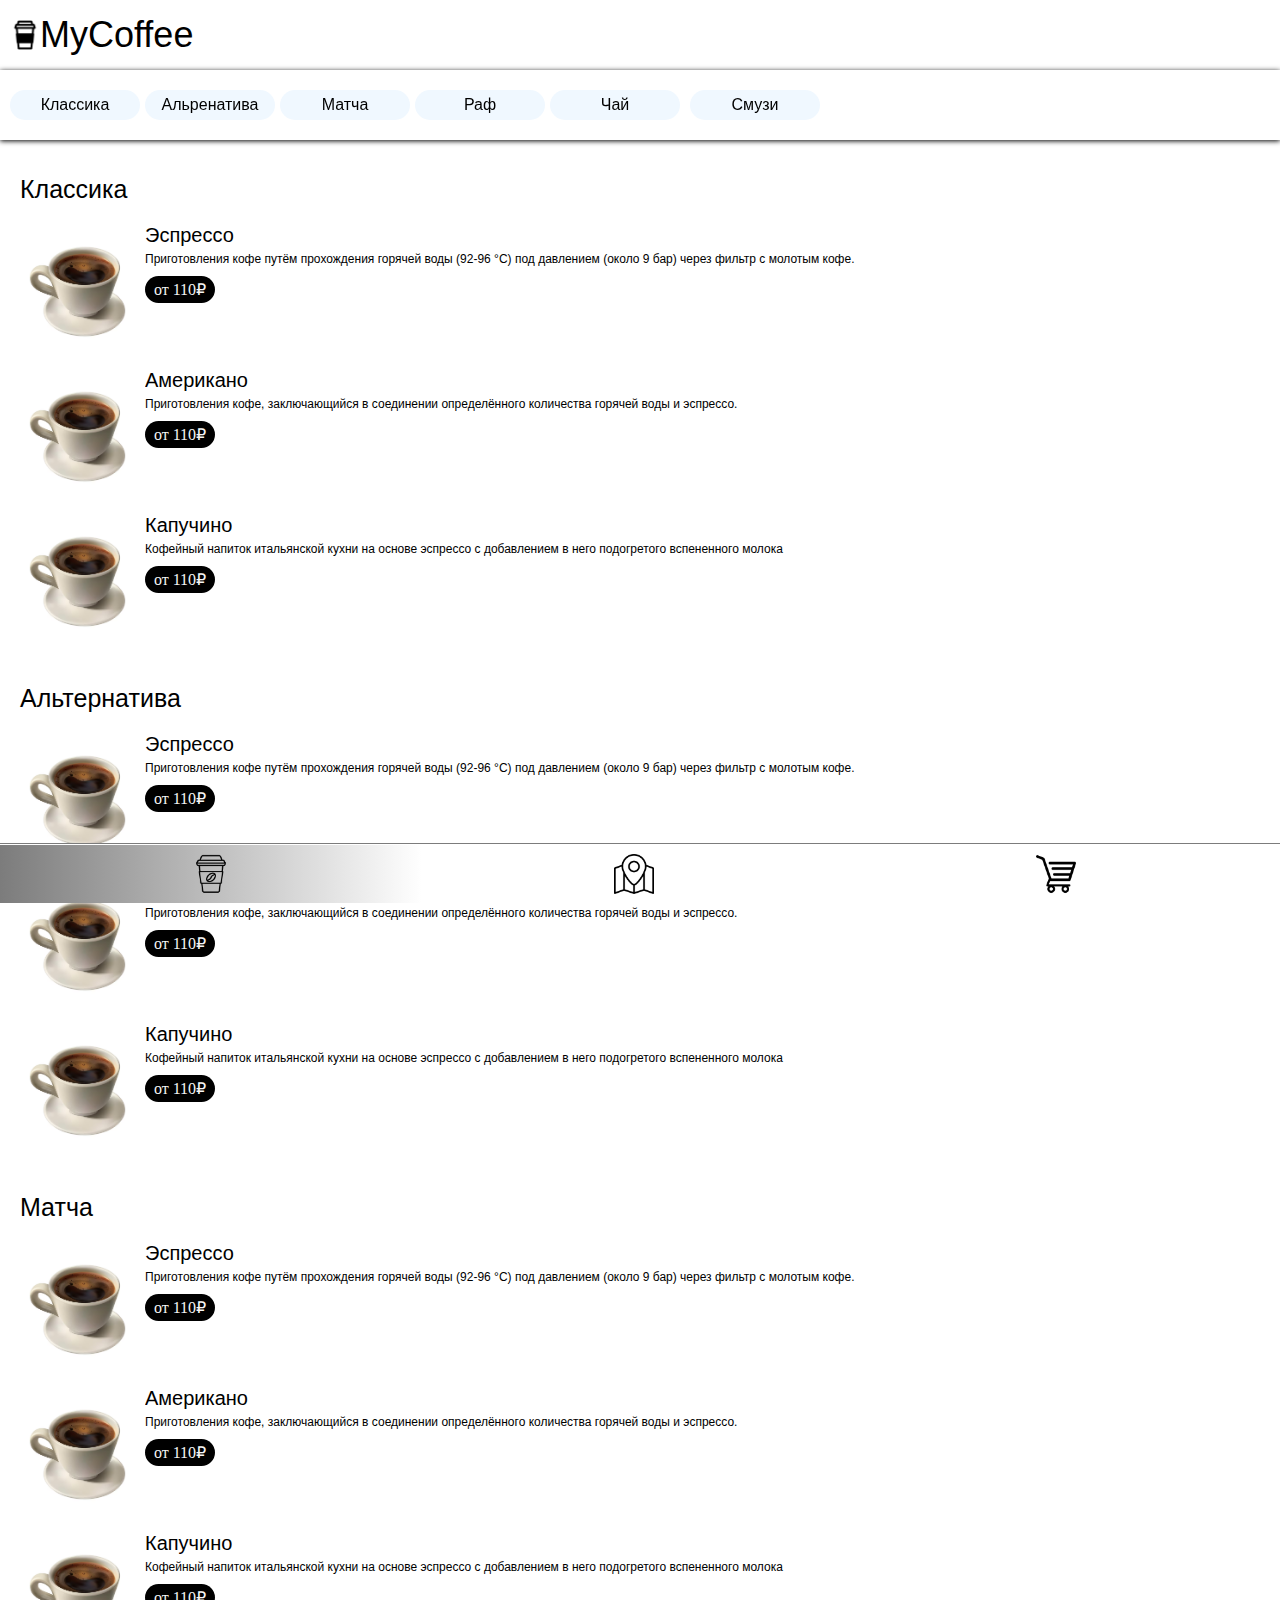
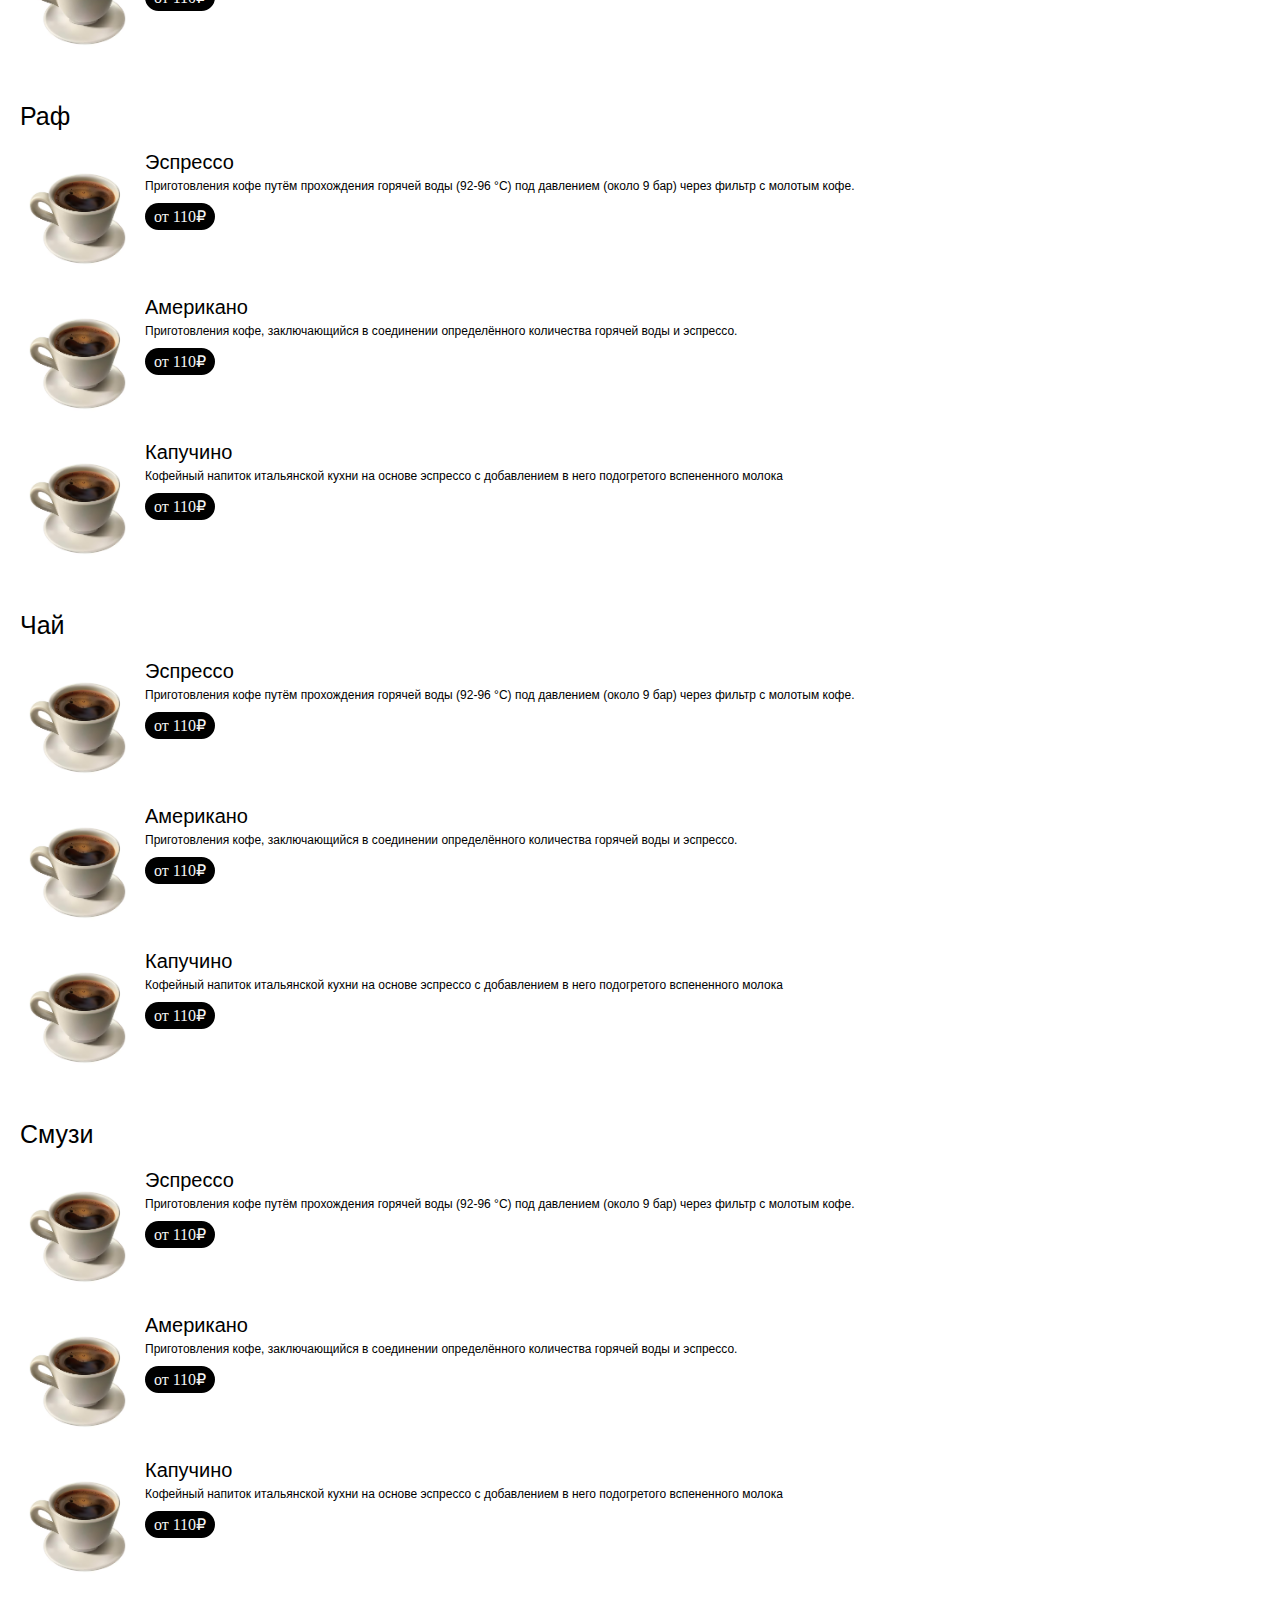
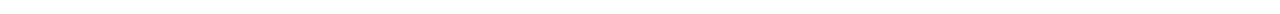
<file: index.html>
<!DOCTYPE html>
<html lang="en">
<head>
    <meta charset="UTF-8">
    <meta name="viewport" content="width=device-width, initial-scale=1.0">
    <link rel="stylesheet" href="css/style.css">
    <title>Coffee</title>
</head>

<body>
    <header class="header">
        <div class="header__logo"><img src="img/logo.png" alt=""> MyCoffee</div>
        <div class="header__menu"></div>
    </header>
    <nav class="navigation">
        <a class="navigation__item" href="#1">Классика</a>
        <a class="navigation__item" href="#2">Альренатива</a>
        <a class="navigation__item" href="#3">Матча</a>
        <a class="navigation__item" href="#4">Раф</a>
        <a class="navigation__item" href="#5">Чай</a>
        <a class="navigation__item" href="#6">Смузи</a>
    </nav>
    <main class="main">
        <h2 class="main__title" id="1">Классика</h2>
        <div class="main__item item">
            <div class="item__img"><img src="img/1.png" alt=""></div>
            <div class="item__content">
                <div class="item__title">Эспрессо</div>
                <div class="item__text">Приготовления кофе путём прохождения горячей воды (92-96 °C) под давлением (около 9 бар) через фильтр с молотым кофе.</div>
                <a href="item.html" class="item__buy">от 110₽</a>
            </div>
        </div>
        <div class="main__item item">
            <div class="item__img"><img src="img/1.png" alt=""></div>
            <div class="item__content">
                <div class="item__title">Американо</div>
                <div class="item__text">Приготовления кофе, заключающийся в соединении определённого количества горячей воды и эспрессо.</div>
                <a href="item.html" class="item__buy">от 110₽</a>
            </div>
        </div>
        <div class="main__item item">
            <div class="item__img"><img src="img/1.png" alt=""></div>
            <div class="item__content">
                <div class="item__title">Капучино</div>
                <div class="item__text">Кофейный напиток итальянской кухни на основе эспрессо с добавлением в него подогретого вспененного молока</div>
                <a href="item.html" class="item__buy">от 110₽</a>
            </div>
        </div>
        <h2 class="main__title" id="2">Альтернатива</h2>
        <div class="main__item item">
            <div class="item__img"><img src="img/1.png" alt=""></div>
            <div class="item__content">
                <div class="item__title">Эспрессо</div>
                <div class="item__text">Приготовления кофе путём прохождения горячей воды (92-96 °C) под давлением (около 9 бар) через фильтр с молотым кофе.</div>
                <a href="item.html" class="item__buy">от 110₽</a>
            </div>
        </div>
        <div class="main__item item">
            <div class="item__img"><img src="img/1.png" alt=""></div>
            <div class="item__content">
                <div class="item__title">Американо</div>
                <div class="item__text">Приготовления кофе, заключающийся в соединении определённого количества горячей воды и эспрессо.</div>
                <a href="item.html" class="item__buy">от 110₽</a>
            </div>
        </div>
        <div class="main__item item">
            <div class="item__img"><img src="img/1.png" alt=""></div>
            <div class="item__content">
                <div class="item__title">Капучино</div>
                <div class="item__text">Кофейный напиток итальянской кухни на основе эспрессо с добавлением в него подогретого вспененного молока</div>
                <a href="item.html" class="item__buy">от 110₽</a>
            </div>
        </div>
        <h2 class="main__title" id="3">Матча</h2>
        <div class="main__item item">
            <div class="item__img"><img src="img/1.png" alt=""></div>
            <div class="item__content">
                <div class="item__title">Эспрессо</div>
                <div class="item__text">Приготовления кофе путём прохождения горячей воды (92-96 °C) под давлением (около 9 бар) через фильтр с молотым кофе.</div>
                <a href="item.html" class="item__buy">от 110₽</a>
            </div>
        </div>
        <div class="main__item item">
            <div class="item__img"><img src="img/1.png" alt=""></div>
            <div class="item__content">
                <div class="item__title">Американо</div>
                <div class="item__text">Приготовления кофе, заключающийся в соединении определённого количества горячей воды и эспрессо.</div>
                <a href="item.html" class="item__buy">от 110₽</a>
            </div>
        </div>
        <div class="main__item item">
            <div class="item__img"><img src="img/1.png" alt=""></div>
            <div class="item__content">
                <div class="item__title">Капучино</div>
                <div class="item__text">Кофейный напиток итальянской кухни на основе эспрессо с добавлением в него подогретого вспененного молока</div>
                <a href="item.html" class="item__buy">от 110₽</a>
            </div>
        </div>
        <h2 class="main__title" id="4">Раф</h2>
        <div class="main__item item">
            <div class="item__img"><img src="img/1.png" alt=""></div>
            <div class="item__content">
                <div class="item__title">Эспрессо</div>
                <div class="item__text">Приготовления кофе путём прохождения горячей воды (92-96 °C) под давлением (около 9 бар) через фильтр с молотым кофе.</div>
                <a href="item.html" class="item__buy">от 110₽</a>
            </div>
        </div>
        <div class="main__item item">
            <div class="item__img"><img src="img/1.png" alt=""></div>
            <div class="item__content">
                <div class="item__title">Американо</div>
                <div class="item__text">Приготовления кофе, заключающийся в соединении определённого количества горячей воды и эспрессо.</div>
                <a href="item.html" class="item__buy">от 110₽</a>
            </div>
        </div>
        <div class="main__item item">
            <div class="item__img"><img src="img/1.png" alt=""></div>
            <div class="item__content">
                <div class="item__title">Капучино</div>
                <div class="item__text">Кофейный напиток итальянской кухни на основе эспрессо с добавлением в него подогретого вспененного молока</div>
                <a href="item.html" class="item__buy">от 110₽</a>
            </div>
        </div>
        <h2 class="main__title" id="5">Чай</h2>
        <div class="main__item item">
            <div class="item__img"><img src="img/1.png" alt=""></div>
            <div class="item__content">
                <div class="item__title">Эспрессо</div>
                <div class="item__text">Приготовления кофе путём прохождения горячей воды (92-96 °C) под давлением (около 9 бар) через фильтр с молотым кофе.</div>
                <a href="item.html" class="item__buy">от 110₽</a>
            </div>
        </div>
        <div class="main__item item">
            <div class="item__img"><img src="img/1.png" alt=""></div>
            <div class="item__content">
                <div class="item__title">Американо</div>
                <div class="item__text">Приготовления кофе, заключающийся в соединении определённого количества горячей воды и эспрессо.</div>
                <a href="item.html" class="item__buy">от 110₽</a>
            </div>
        </div>
        <div class="main__item item">
            <div class="item__img"><img src="img/1.png" alt=""></div>
            <div class="item__content">
                <div class="item__title">Капучино</div>
                <div class="item__text">Кофейный напиток итальянской кухни на основе эспрессо с добавлением в него подогретого вспененного молока</div>
                <a href="item.html" class="item__buy">от 110₽</a>
            </div>
        </div>
        <h2 class="main__title" id="6">Смузи</h2>
        <div class="main__item item">
            <div class="item__img"><img src="img/1.png" alt=""></div>
            <div class="item__content">
                <div class="item__title">Эспрессо</div>
                <div class="item__text">Приготовления кофе путём прохождения горячей воды (92-96 °C) под давлением (около 9 бар) через фильтр с молотым кофе.</div>
                <a href="item.html" class="item__buy">от 110₽</a>
            </div>
        </div>
        <div class="main__item item">
            <div class="item__img"><img src="img/1.png" alt=""></div>
            <div class="item__content">
                <div class="item__title">Американо</div>
                <div class="item__text">Приготовления кофе, заключающийся в соединении определённого количества горячей воды и эспрессо.</div>
                <a href="item.html" class="item__buy">от 110₽</a>
            </div>
        </div>
        <div class="main__item item">
            <div class="item__img"><img src="img/1.png" alt=""></div>
            <div class="item__content">
                <div class="item__title">Капучино</div>
                <div class="item__text">Кофейный напиток итальянской кухни на основе эспрессо с добавлением в него подогретого вспененного молока</div>
                <a href="item.html" class="item__buy">от 110₽</a>
            </div>
        </div>
    </main>
    <footer class="footer">
        <a class="footer__main active"><img src="img/coffee.png" alt=""></a>
        <a class="footer__locations"><img src="img/loactions.png" alt=""></a>
        <a class="footer__cart"><img src="img/cart.png" alt=""></a>
    </footer>
    <script src="js/script.js"></script>
</body>
</html>
</file>
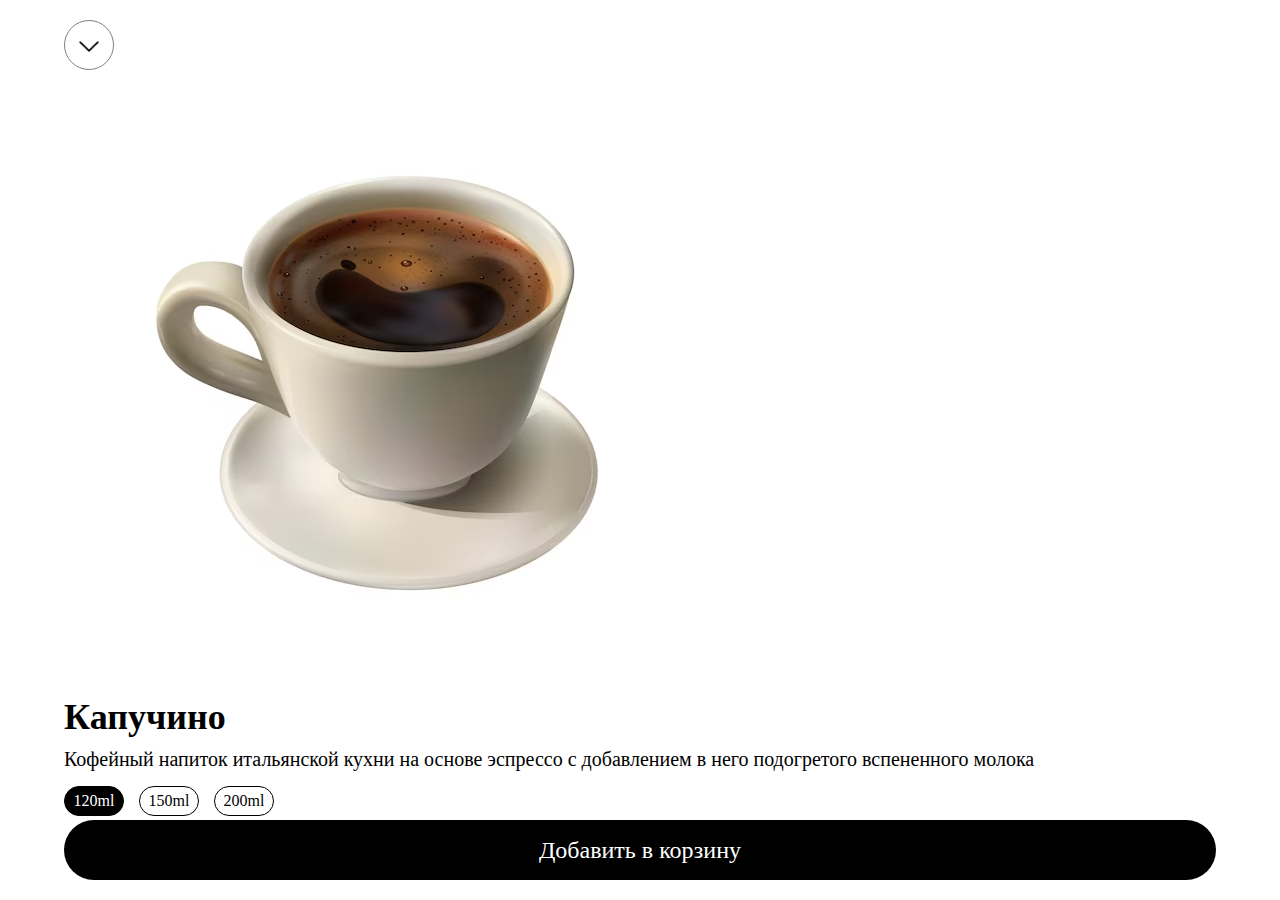
<file: item.html>
<!DOCTYPE html>
<html lang="en">
<head>
    <meta charset="UTF-8">
    <meta name="viewport" content="width=device-width, initial-scale=1.0">
    <link rel="stylesheet" href="css/style_card.css">
    <title>Coffee</title>
</head>

<body>
    <main class="container">
        <a href="index.html" class="close"><img src="img/down.png" alt=""></a>
        <div class="item">
            <div class="item__img"><img src="img/1.png" alt=""></div>
            <h3 class="item__title">Капучино</h3>
            <div class="item__description">Кофейный напиток итальянской кухни на основе эспрессо с добавлением в него подогретого вспененного молока</div>
            <div class="item__size">
                <div class="active">120ml</div>
                <div class="">150ml</div>
                <div class="">200ml</div>
            </div>
        </div>
        <button class="buy">Добавить в корзину</button>
    </main>

    <script src="js/item.js"></script>
</body>
</html>
</file>
<file: css/style.css>
/* Reset and base styles  */
* {
  padding: 0px;
  margin: 0px;
  border: none;
}

*,
*::before,
*::after {
  box-sizing: border-box;
}

/* Links */
a, a:link, a:visited {
  text-decoration: none;
}

a:hover {
  text-decoration: none;
}

/* Common */
aside, nav, footer, header, section, main {
  display: block;
}

h1, h2, h3, h4, h5, h6, p {
  font-size: inherit;
  font-weight: inherit;
}

ul, ul li {
  list-style: none;
}

img {
  vertical-align: top;
}

img, svg {
  max-width: 100%;
  height: auto;
}

address {
  font-style: normal;
}

/* Form */
input, textarea, button, select {
  font-family: inherit;
  font-size: inherit;
  color: inherit;
  background-color: transparent;
}

input::-ms-clear {
  display: none;
}

button, input[type=submit] {
  display: inline-block;
  box-shadow: none;
  background-color: transparent;
  background: none;
  cursor: pointer;
}

input:focus, input:active,
button:focus, button:active {
  outline: none;
}

button::-moz-focus-inner {
  padding: 0;
  border: 0;
}

label {
  cursor: pointer;
}

legend {
  display: block;
}

body {
  padding: 10px;
  margin: 0;
  overflow-x: hidden;
  background-color: #fff;
}

.header {
  width: 100%;
  height: 50px;
  display: flex;
  flex-direction: row;
  justify-content: space-between;
  margin: 0 0 10px 0;
}
.header__logo {
  font-size: 36px;
  font-family: "Franklin Gothic Medium", "Arial Narrow", Arial, sans-serif;
  display: flex;
  align-items: center;
}
.header__logo img {
  width: 30px;
  height: 30px;
}
.navigation {
  background-color: white;
  position: sticky;
  z-index: 50;
  top: -1px;
  width: 100vw;
  margin: 0 0 0 -10px;
  height: 70px;
  overflow-x: scroll;
  overflow-y: hidden;
  white-space: nowrap;
  display: flex;
  flex-direction: row;
  align-items: center;
  box-shadow: 0 1px 5px black;
}
.navigation::-webkit-scrollbar {
  width: 0;
  height: 0;
}
.navigation__item {
  display: flex;
  justify-content: center;
  align-items: center;
  flex: 0 0 auto;
  width: 130px;
  height: 30px;
  margin: 0 5px 0 0;
  background-color: aliceblue;
  border-radius: 25px;
  font-size: 16px;
  font-family: "Franklin Gothic Medium", "Arial Narrow", Arial, sans-serif;
}
.navigation__item:first-child {
  margin: 0 5px 0 10px;
}
.navigation__item:last-child {
  margin: 0 10px 0 5px;
}
.navigation__item:hover {
  background-color: bisque;
}
.navigation__item:focus {
  background-color: bisque;
}

a {
  color: black;
  text-decoration: none;
}

.main {
  margin: 15px 0 0 0;
}
.main__title {
  margin: 35px 0 20px 10px;
  font-family: "Franklin Gothic Medium", "Arial Narrow", Arial, sans-serif;
  font-size: 25px;
}

.item {
  display: flex;
  flex-direction: row;
  margin: 0 0 10px 0;
}
.item__img {
  flex: 0 0 auto;
  height: 135px;
  width: 135px;
  position: relative;
}
.item__img img {
  position: absolute;
  height: 100%;
  width: 100%;
}
.item__title {
  font-family: "Franklin Gothic Medium", "Arial Narrow", Arial, sans-serif;
  font-size: 20px;
  margin: 0 0 5px 0;
}
.item__text {
  font-family: "Franklin Gothic Medium", "Arial Narrow", Arial, sans-serif;
  font-size: 12px;
  margin: 0 0 10px 0;
}
.item__buy {
  background: black;
  width: 70px;
  height: 27px;
  border-radius: 25px;
  display: flex;
  justify-content: center;
  align-items: center;
  color: whitesmoke;
}

.footer {
  display: flex;
  position: fixed;
  padding: 1px 0 0 0;
  bottom: -3px;
  left: 0;
  height: 60px;
  width: 100vw;
  background-color: white;
  border-top: 1px solid rgb(124, 124, 124);
}

.footer__main {
  display: flex;
  justify-content: center;
  align-items: center;
  width: 33%;
}
.footer__main img {
  height: 40px;
  width: 40px;
}
.footer__main.active {
  background: linear-gradient(90deg, rgb(124, 124, 124) 0%, rgb(255, 255, 255) 100%);
}

.footer__locations {
  display: flex;
  justify-content: center;
  align-items: center;
  width: 33%;
}
.footer__locations img {
  height: 40px;
  width: 40px;
}

.footer__cart {
  display: flex;
  justify-content: center;
  align-items: center;
  width: 33%;
}
.footer__cart img {
  height: 40px;
  width: 40px;
}
</file>
<file: css/style_card.css>
/* Reset and base styles  */
* {
  padding: 0px;
  margin: 0px;
  border: none;
}

*,
*::before,
*::after {
  box-sizing: border-box;
}

/* Links */
a, a:link, a:visited {
  text-decoration: none;
}

a:hover {
  text-decoration: none;
}

/* Common */
aside, nav, footer, header, section, main {
  display: block;
}

h1, h2, h3, h4, h5, h6, p {
  font-size: inherit;
  font-weight: inherit;
}

ul, ul li {
  list-style: none;
}

img {
  vertical-align: top;
}

img, svg {
  max-width: 100%;
  height: auto;
}

address {
  font-style: normal;
}

/* Form */
input, textarea, button, select {
  font-family: inherit;
  font-size: inherit;
  color: inherit;
  background-color: transparent;
}

input::-ms-clear {
  display: none;
}

button, input[type=submit] {
  display: inline-block;
  box-shadow: none;
  background-color: transparent;
  background: none;
  cursor: pointer;
}

input:focus, input:active,
button:focus, button:active {
  outline: none;
}

button::-moz-focus-inner {
  padding: 0;
  border: 0;
}

label {
  cursor: pointer;
}

legend {
  display: block;
}

.container {
  padding: 20px 0 20px 0;
  width: 90vw;
  height: 100vh;
  margin: 0 auto;
  display: flex;
  flex-direction: column;
}

.close {
  display: flex;
  justify-content: center;
  align-items: center;
  padding: 3px 0 0 0;
  width: 50px;
  height: 50px;
  border: 1px solid gray;
  border-radius: 100%;
}
.close img {
  width: 60%;
  height: 60%;
}

.item {
  flex: 1 1 auto;
}
.item__img {
  width: 100%;
}
.item__title {
  font-size: 36px;
  font-weight: bold;
  margin: 0 0 10px 0;
}
.item__description {
  font-size: 20px;
  margin: 0 0 15px 0;
}
.item__size {
  display: flex;
}
.item__size div {
  display: flex;
  justify-content: center;
  align-items: center;
  width: 60px;
  height: 30px;
  border: 1px solid black;
  border-radius: 50px;
  margin: 0 15px 0 0;
}
.item__size div.active {
  background-color: black;
  color: white;
}
.buy {
  width: 100%;
  height: 60px;
  background-color: black;
  color: white;
  font-size: 24px;
  border-radius: 50px;
}
</file>
